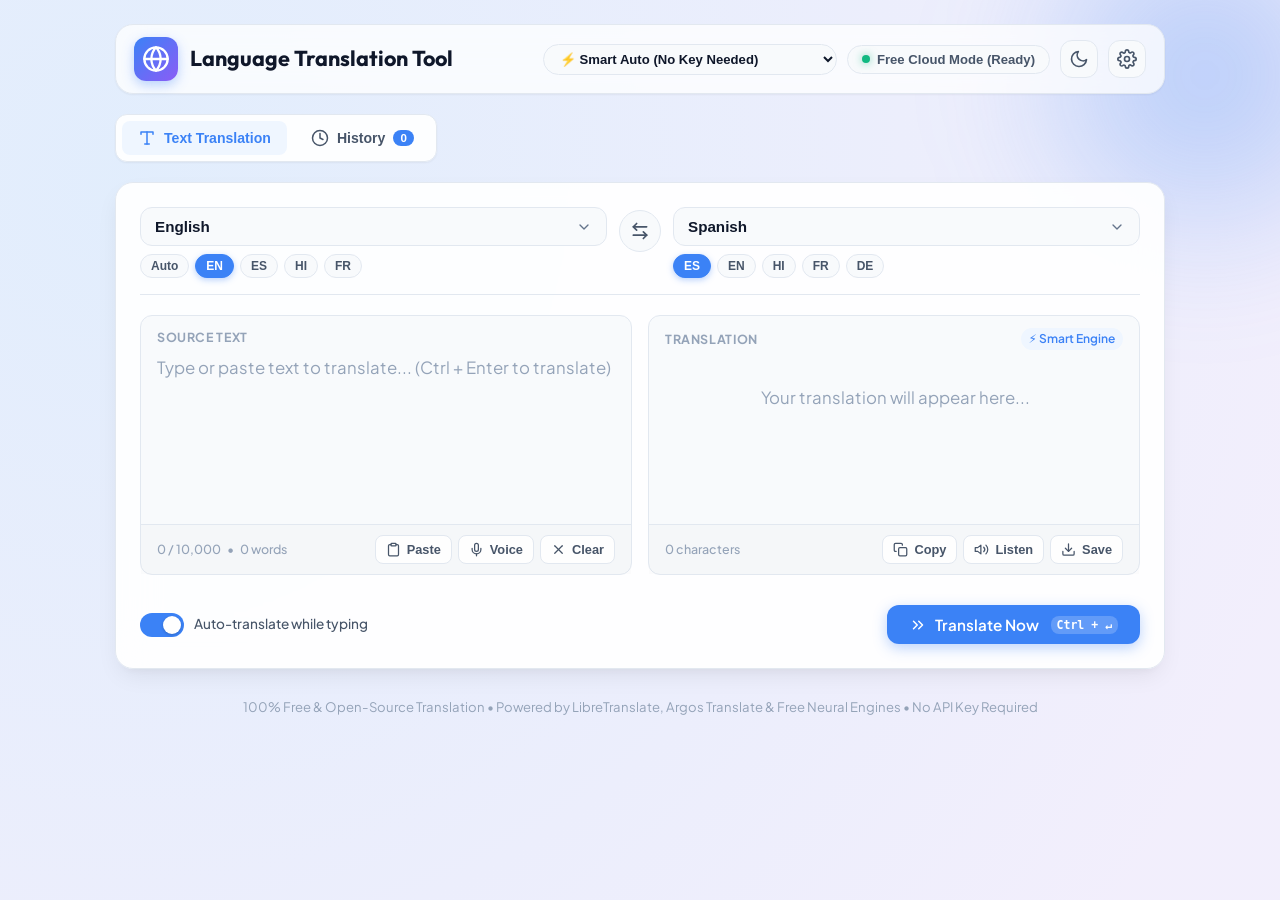
<file: index.html>
<!DOCTYPE html>
<html lang="en" data-theme="light">
<head>
    <meta charset="UTF-8">
    <meta name="viewport" content="width=device-width, initial-scale=1.0">
    <meta name="description" content="Modern Language Translation Tool powered by LibreTranslate & Free Open Neural Engines. No API key required.">
    <title>LibreTranslate Studio - Free Language Translation</title>
    <!-- Google Fonts -->
    <link rel="preconnect" href="https://fonts.googleapis.com">
    <link rel="preconnect" href="https://fonts.gstatic.com" crossorigin>
    <link href="https://fonts.googleapis.com/css2?family=Outfit:wght@400;500;600;700&family=Plus+Jakarta+Sans:wght@400;500;600;700&display=swap" rel="stylesheet">
    <link rel="stylesheet" href="style.css">
</head>
<body>
    <div class="app-background-glow"></div>

    <div class="app-container">
        <!-- Header -->
        <header class="app-header">
            <div class="brand-section">
                <div class="brand-icon">
                    <svg width="28" height="28" viewBox="0 0 24 24" fill="none" stroke="currentColor" stroke-width="2" stroke-linecap="round" stroke-linejoin="round">
                        <circle cx="12" cy="12" r="10"></circle>
                        <line x1="2" y1="12" x2="22" y2="12"></line>
                        <path d="M12 2a15.3 15.3 0 0 1 4 10 15.3 15.3 0 0 1-4 10 15.3 15.3 0 0 1-4-10 15.3 15.3 0 0 1 4-10z"></path>
                    </svg>
                </div>
                <div>
                    <h1 class="brand-title">Language Translation Tool</h1>
                    
                </div>
            </div>

            <div class="header-actions">
                <!-- Engine Selector -->
                <div class="engine-select-wrapper" title="Translation Engine (All work with No API Key)">
                    <select id="engineSelect" class="engine-select">
                        <option value="auto" selected>⚡ Smart Auto (No Key Needed)</option>
                        <option value="google_gtx">🚀 Google Free Engine (100+ Langs)</option>
                        <option value="libretranslate_public">🌐 LibreTranslate Free Mirror</option>
                        <option value="mymemory">🧠 MyMemory Free Engine</option>
                        <option value="libretranslate_local">💻 Local LibreTranslate (127.0.0.1:5000)</option>
                    </select>
                </div>

                <!-- Server Status Indicator -->
                <button id="serverStatusBtn" class="status-badge online" title="Click to view Engine & Server Settings" aria-label="Server status">
                    <span class="status-dot"></span>
                    <span id="serverStatusText">Ready (Free Mode)</span>
                </button>

                <!-- Theme Toggle Button -->
                <button id="themeToggleBtn" class="icon-btn" title="Toggle Dark/Light Mode" aria-label="Toggle theme">
                    <svg id="themeMoonIcon" class="icon" width="20" height="20" viewBox="0 0 24 24" fill="none" stroke="currentColor" stroke-width="2" stroke-linecap="round" stroke-linejoin="round">
                        <path d="M21 12.79A9 9 0 1 1 11.21 3 7 7 0 0 0 21 12.79z"></path>
                    </svg>
                    <svg id="themeSunIcon" class="icon hidden" width="20" height="20" viewBox="0 0 24 24" fill="none" stroke="currentColor" stroke-width="2" stroke-linecap="round" stroke-linejoin="round">
                        <circle cx="12" cy="12" r="5"></circle>
                        <line x1="12" y1="1" x2="12" y2="3"></line>
                        <line x1="12" y1="21" x2="12" y2="23"></line>
                        <line x1="4.22" y1="4.22" x2="5.64" y2="5.64"></line>
                        <line x1="18.36" y1="18.36" x2="19.78" y2="19.78"></line>
                        <line x1="1" y1="12" x2="3" y2="12"></line>
                        <line x1="21" y1="12" x2="23" y2="12"></line>
                        <line x1="4.22" y1="19.78" x2="5.64" y2="18.36"></line>
                        <line x1="18.36" y1="5.64" x2="19.78" y2="4.22"></line>
                    </svg>
                </button>

                <!-- Settings Button -->
                <button id="openSettingsBtn" class="icon-btn" title="Translation Settings & Endpoints" aria-label="Settings">
                    <svg width="20" height="20" viewBox="0 0 24 24" fill="none" stroke="currentColor" stroke-width="2" stroke-linecap="round" stroke-linejoin="round">
                        <circle cx="12" cy="12" r="3"></circle>
                        <path d="M19.4 15a1.65 1.65 0 0 0 .33 1.82l.06.06a2 2 0 0 1 0 2.83 2 2 0 0 1-2.83 0l-.06-.06a1.65 1.65 0 0 0-1.82-.33 1.65 1.65 0 0 0-1 1.51V21a2 2 0 0 1-2 2 2 2 0 0 1-2-2v-.09A1.65 1.65 0 0 0 9 19.4a1.65 1.65 0 0 0-1.82.33l-.06.06a2 2 0 0 1-2.83 0 2 2 0 0 1 0-2.83l.06-.06a1.65 1.65 0 0 0 .33-1.82 1.65 1.65 0 0 0-1.51-1H3a2 2 0 0 1-2-2 2 2 0 0 1 2-2h.09A1.65 1.65 0 0 0 4.6 9a1.65 1.65 0 0 0-.33-1.82l-.06-.06a2 2 0 0 1 0-2.83 2 2 0 0 1 2.83 0l.06.06a1.65 1.65 0 0 0 1.82.33H9a1.65 1.65 0 0 0 1-1.51V3a2 2 0 0 1 2-2 2 2 0 0 1 2 2v.09a1.65 1.65 0 0 0 1 1.51 1.65 1.65 0 0 0 1.82-.33l.06-.06a2 2 0 0 1 2.83 0 2 2 0 0 1 0 2.83l-.06.06a1.65 1.65 0 0 0-.33 1.82V9a1.65 1.65 0 0 0 1.51 1H21a2 2 0 0 1 2 2 2 2 0 0 1-2 2h-.09a1.65 1.65 0 0 0-1.51 1z"></path>
                    </svg>
                </button>
            </div>
        </header>

        <!-- Navigation Tabs -->
        <nav class="app-nav">
            <button class="nav-tab active" data-tab="textTab">
                <svg width="18" height="18" viewBox="0 0 24 24" fill="none" stroke="currentColor" stroke-width="2" stroke-linecap="round" stroke-linejoin="round">
                    <path d="M4 7V4h16v3"></path>
                    <path d="M9 20h6"></path>
                    <path d="M12 4v16"></path>
                </svg>
                <span>Text Translation</span>
            </button>
           
            <button class="nav-tab" data-tab="historyTab">
                <svg width="18" height="18" viewBox="0 0 24 24" fill="none" stroke="currentColor" stroke-width="2" stroke-linecap="round" stroke-linejoin="round">
                    <circle cx="12" cy="12" r="10"></circle>
                    <polyline points="12 6 12 12 16 14"></polyline>
                </svg>
                <span>History</span>
                <span id="historyCountBadge" class="badge">0</span>
            </button>
        </nav>

        <!-- MAIN TRANSLATION PANEL -->
        <main class="main-card">
            <!-- TAB 1: TEXT TRANSLATION -->
            <section id="textTab" class="tab-content active">
                <!-- Language Selector Bar -->
                <div class="language-toolbar">
                    <!-- Source Language Control -->
                    <div class="lang-selector-group">
                        <div class="lang-select-wrapper">
                            <label for="sourceLanguage" class="visually-hidden">Source Language</label>
                            <select id="sourceLanguage" class="lang-select">
                                <option value="auto">✨ Auto Detect</option>
                                <option value="en" selected>English</option>
                                <option value="es">Spanish</option>
                                <option value="fr">French</option>
                                <option value="de">German</option>
                                <option value="hi">Hindi</option>
                                <option value="zh">Chinese</option>
                                <option value="ja">Japanese</option>
                                <option value="ar">Arabic</option>
                                <option value="ru">Russian</option>
                                <option value="pt">Portuguese</option>
                                <option value="it">Italian</option>
                            </select>
                        </div>
                        <div class="quick-chips" id="sourceChips">
                            <button class="chip active" data-lang="auto">Auto</button>
                            <button class="chip" data-lang="en">EN</button>
                            <button class="chip" data-lang="es">ES</button>
                            <button class="chip" data-lang="hi">HI</button>
                            <button class="chip" data-lang="fr">FR</button>
                        </div>
                    </div>

                    <!-- Swap Button -->
                    <button id="swapButton" class="swap-btn" title="Swap languages (Ctrl+Shift+S)" aria-label="Swap source and target languages">
                        <svg width="20" height="20" viewBox="0 0 24 24" fill="none" stroke="currentColor" stroke-width="2" stroke-linecap="round" stroke-linejoin="round">
                            <path d="M8 3 4 7l4 4"></path>
                            <path d="M4 7h16"></path>
                            <path d="m16 21 4-4-4-4"></path>
                            <path d="M20 17H4"></path>
                        </svg>
                    </button>

                    <!-- Target Language Control -->
                    <div class="lang-selector-group">
                        <div class="lang-select-wrapper">
                            <label for="targetLanguage" class="visually-hidden">Target Language</label>
                            <select id="targetLanguage" class="lang-select">
                                <option value="es" selected>Spanish</option>
                                <option value="en">English</option>
                                <option value="fr">French</option>
                                <option value="de">German</option>
                                <option value="hi">Hindi</option>
                                <option value="zh">Chinese</option>
                                <option value="ja">Japanese</option>
                                <option value="ar">Arabic</option>
                                <option value="ru">Russian</option>
                                <option value="pt">Portuguese</option>
                                <option value="it">Italian</option>
                            </select>
                        </div>
                        <div class="quick-chips" id="targetChips">
                            <button class="chip active" data-lang="es">ES</button>
                            <button class="chip" data-lang="en">EN</button>
                            <button class="chip" data-lang="hi">HI</button>
                            <button class="chip" data-lang="fr">FR</button>
                            <button class="chip" data-lang="de">DE</button>
                        </div>
                    </div>
                </div>

                <!-- Translation Grid -->
                <div class="translation-grid">
                    <!-- Source Text Box -->
                    <div class="translation-card input-card">
                        <div class="card-header">
                            <span class="card-label">Source Text</span>
                            <div class="detected-lang-pill hidden" id="detectedPill">
                                <span class="detected-icon">✨</span>
                                <span id="detectedLangName">Detected: English</span>
                            </div>
                        </div>
                        <div class="textarea-container">
                            <textarea id="inputText" placeholder="Type or paste text to translate... (Ctrl + Enter to translate)" maxlength="10000"></textarea>
                        </div>
                        <div class="card-footer">
                            <div class="card-stats">
                                <span id="charCount">0 / 10,000</span>
                                <span class="stat-divider">•</span>
                                <span id="wordCount">0 words</span>
                            </div>
                            <div class="card-actions">
                                <button id="pasteBtn" class="action-btn" title="Paste from clipboard">
                                    <svg width="15" height="15" viewBox="0 0 24 24" fill="none" stroke="currentColor" stroke-width="2" stroke-linecap="round" stroke-linejoin="round">
                                        <path d="M16 4h2a2 2 0 0 1 2 2v14a2 2 0 0 1-2 2H6a2 2 0 0 1-2-2V6a2 2 0 0 1 2-2h2"></path>
                                        <rect x="8" y="2" width="8" height="4" rx="1" ry="1"></rect>
                                    </svg>
                                    <span>Paste</span>
                                </button>
                                <button id="voiceInputBtn" class="action-btn" title="Speech to text input">
                                    <svg width="15" height="15" viewBox="0 0 24 24" fill="none" stroke="currentColor" stroke-width="2" stroke-linecap="round" stroke-linejoin="round">
                                        <path d="M12 2a3 3 0 0 0-3 3v7a3 3 0 0 0 6 0V5a3 3 0 0 0-3-3Z"></path>
                                        <path d="M19 10v2a7 7 0 0 1-14 0v-2"></path>
                                        <line x1="12" y1="19" x2="12" y2="22"></line>
                                    </svg>
                                    <span>Voice</span>
                                </button>
                                <button id="clearInputBtn" class="action-btn" title="Clear text">
                                    <svg width="15" height="15" viewBox="0 0 24 24" fill="none" stroke="currentColor" stroke-width="2" stroke-linecap="round" stroke-linejoin="round">
                                        <line x1="18" y1="6" x2="6" y2="18"></line>
                                        <line x1="6" y1="6" x2="18" y2="18"></line>
                                    </svg>
                                    <span>Clear</span>
                                </button>
                            </div>
                        </div>
                    </div>

                    <!-- Target Text Box -->
                    <div class="translation-card output-card">
                        <div class="card-header">
                            <span class="card-label">Translation</span>
                            <div class="active-engine-badge" id="activeEngineBadge">
                                <span>⚡ Smart Engine</span>
                            </div>
                            <div class="loading-indicator hidden" id="translationSpinner">
                                <span class="spinner-ring"></span>
                                <span>Translating...</span>
                            </div>
                        </div>
                        <div class="textarea-container">
                            <div id="translatedText" class="result-display" tabindex="0" role="region" aria-label="Translation output">
                                <span class="placeholder-text">Your translation will appear here...</span>
                            </div>
                        </div>

                        <!-- Alternative Translations Container -->
                        <div id="alternativesContainer" class="alternatives-box hidden">
                            <span class="alternatives-title">Alternative translations:</span>
                            <div id="alternativesList" class="alternatives-chips"></div>
                        </div>

                        <div class="card-footer">
                            <div class="card-stats">
                                <span id="outputCharCount">0 characters</span>
                            </div>
                            <div class="card-actions">
                                <button id="copyButton" class="action-btn" title="Copy translation to clipboard">
                                    <svg width="15" height="15" viewBox="0 0 24 24" fill="none" stroke="currentColor" stroke-width="2" stroke-linecap="round" stroke-linejoin="round">
                                        <rect x="9" y="9" width="13" height="13" rx="2" ry="2"></rect>
                                        <path d="M5 15H4a2 2 0 0 1-2-2V4a2 2 0 0 1 2-2h9a2 2 0 0 1 2 2v1"></path>
                                    </svg>
                                    <span id="copyBtnText">Copy</span>
                                </button>
                                <button id="speakButton" class="action-btn" title="Listen to translation">
                                    <svg width="15" height="15" viewBox="0 0 24 24" fill="none" stroke="currentColor" stroke-width="2" stroke-linecap="round" stroke-linejoin="round">
                                        <polygon points="11 5 6 9 2 9 2 15 6 15 11 19 11 5"></polygon>
                                        <path d="M19.07 4.93a10 10 0 0 1 0 14.14M15.54 8.46a5 5 0 0 1 0 7.07"></path>
                                    </svg>
                                    <span>Listen</span>
                                </button>
                                <button id="downloadTextBtn" class="action-btn" title="Download translation as text file">
                                    <svg width="15" height="15" viewBox="0 0 24 24" fill="none" stroke="currentColor" stroke-width="2" stroke-linecap="round" stroke-linejoin="round">
                                        <path d="M21 15v4a2 2 0 0 1-2 2H5a2 2 0 0 1-2-2v-4"></path>
                                        <polyline points="7 10 12 15 17 10"></polyline>
                                        <line x1="12" y1="15" x2="12" y2="3"></line>
                                    </svg>
                                    <span>Save</span>
                                </button>
                            </div>
                        </div>
                    </div>
                </div>

                <!-- Bottom Controls Toolbar -->
                <div class="bottom-toolbar">
                    <div class="auto-translate-toggle">
                        <label class="toggle-switch">
                            <input type="checkbox" id="autoTranslateToggle" checked>
                            <span class="toggle-slider"></span>
                        </label>
                        <span class="toggle-label">Auto-translate while typing</span>
                    </div>

                    <div class="action-submit-group">
                        <button id="translateButton" class="primary-btn">
                            <svg width="18" height="18" viewBox="0 0 24 24" fill="none" stroke="currentColor" stroke-width="2" stroke-linecap="round" stroke-linejoin="round">
                                <polyline points="13 17 18 12 13 7"></polyline>
                                <polyline points="6 17 11 12 6 7"></polyline>
                            </svg>
                            <span>Translate Now</span>
                            <kbd class="shortcut-badge">Ctrl + ↵</kbd>
                        </button>
                    </div>
                </div>

                <!-- Status Banner -->
                <div id="statusMessage" class="status-banner hidden"></div>
            </section>

            <!-- TAB 2: DOCUMENT / FILE TRANSLATION -->
            <section id="fileTab" class="tab-content">
                <div class="file-translate-section">
                    <div class="file-drop-zone" id="fileDropZone">
                        <div class="drop-icon">
                            <svg width="48" height="48" viewBox="0 0 24 24" fill="none" stroke="currentColor" stroke-width="1.5" stroke-linecap="round" stroke-linejoin="round">
                                <path d="M21 15v4a2 2 0 0 1-2 2H5a2 2 0 0 1-2-2v-4"></path>
                                <polyline points="17 8 12 3 7 8"></polyline>
                                <line x1="12" y1="3" x2="12" y2="15"></line>
                            </svg>
                        </div>
                        <h3>Upload document to translate</h3>
                        <p>Drag and drop your file here, or click to browse (100% Free)</p>
                        <span class="file-types-hint">Supported formats: .txt, .md, .html, .csv, .json, .docx, .odt</span>
                        <input type="file" id="fileInput" class="visually-hidden" accept=".txt,.md,.html,.csv,.json,.docx,.odt,.pptx,.pdf">
                    </div>

                    <div id="fileDetailsCard" class="file-details-card hidden">
                        <div class="file-info-row">
                            <div class="file-icon">📄</div>
                            <div class="file-meta">
                                <strong id="fileName">document.txt</strong>
                                <span id="fileSize">0 KB</span>
                            </div>
                            <button id="removeFileBtn" class="icon-btn small" title="Remove file">✕</button>
                        </div>

                        <div class="file-translate-actions">
                            <button id="translateFileBtn" class="primary-btn">
                                <span>Translate Document</span>
                            </button>
                            <button id="downloadFileBtn" class="secondary-btn hidden">
                                <svg width="16" height="16" viewBox="0 0 24 24" fill="none" stroke="currentColor" stroke-width="2" stroke-linecap="round" stroke-linejoin="round">
                                    <path d="M21 15v4a2 2 0 0 1-2 2H5a2 2 0 0 1-2-2v-4"></path>
                                    <polyline points="7 10 12 15 17 10"></polyline>
                                    <line x1="12" y1="15" x2="12" y2="3"></line>
                                </svg>
                                <span>Download Translated File</span>
                            </button>
                        </div>
                    </div>
                </div>
            </section>

            <!-- TAB 3: HISTORY -->
            <section id="historyTab" class="tab-content">
                <div class="history-section">
                    <div class="history-header">
                        <h3>Recent Translations</h3>
                        <div class="history-actions">
                            <input type="text" id="historySearch" placeholder="Search history..." class="search-input">
                            <button id="clearHistoryBtn" class="action-btn danger">
                                <svg width="15" height="15" viewBox="0 0 24 24" fill="none" stroke="currentColor" stroke-width="2" stroke-linecap="round" stroke-linejoin="round">
                                    <polyline points="3 6 5 6 21 6"></polyline>
                                    <path d="M19 6v14a2 2 0 0 1-2 2H7a2 2 0 0 1-2-2V6m3 0V4a2 2 0 0 1 2-2h4a2 2 0 0 1 2 2v2"></path>
                                </svg>
                                <span>Clear All</span>
                            </button>
                        </div>
                    </div>
                    <div id="historyList" class="history-list">
                        <div class="empty-state">
                            <p>No translation history yet. Your translations will be saved here automatically.</p>
                        </div>
                    </div>
                </div>
            </section>
        </main>

        <!-- Footer -->
        <footer class="app-footer">
            <p>100% Free & Open-Source Translation • Powered by LibreTranslate, Argos Translate & Free Neural Engines • No API Key Required</p>
        </footer>
    </div>

    <!-- SETTINGS MODAL -->
    <div id="settingsModal" class="modal-backdrop hidden">
        <div class="modal-card" role="dialog" aria-labelledby="modalTitle" aria-modal="true">
            <div class="modal-header">
                <h2 id="modalTitle">Translation Engines & Settings</h2>
                <button id="closeSettingsBtn" class="icon-btn" aria-label="Close modal">✕</button>
            </div>
            <div class="modal-body">
                <div class="info-callout">
                    <strong>💡 Zero API Key Required</strong>
                    <p>This tool translates for free using smart automatic engine cascading (Google Free Engine, Public LibreTranslate Mirrors, and Local Offline Server).</p>
                </div>

                <div class="form-group">
                    <label for="serverUrlInput">LibreTranslate Server URL</label>
                    <input type="url" id="serverUrlInput" placeholder="http://127.0.0.1:5000" value="http://127.0.0.1:5000">
                    <small class="form-hint">Local address: <code>http://127.0.0.1:5000</code>. If offline, the app automatically translates using free cloud mirrors.</small>
                </div>

                <div class="server-presets">
                    <span class="preset-label">Quick Server Presets:</span>
                    <div class="preset-chips">
                        <button class="preset-btn" data-url="http://127.0.0.1:5000">Local (127.0.0.1:5000)</button>
                        <button class="preset-btn" data-url="https://translate.terraprint.co">Terraprint Mirror (Free)</button>
                        <button class="preset-btn" data-url="https://translate.argosopentech.com">Argos OpenTech (Free)</button>
                        <button class="preset-btn" data-url="https://libretranslate.de">LibreTranslate.de</button>
                    </div>
                </div>

                <div class="form-group">
                    <label for="apiKeyInput">API Key (Optional)</label>
                    <input type="password" id="apiKeyInput" placeholder="Not required for free usage">
                    <small class="form-hint">Leave blank for free usage.</small>
                </div>

                <div class="server-test-box">
                    <button id="testConnectionBtn" class="secondary-btn">
                        <span>Test Server Connection</span>
                    </button>
                    <span id="testConnectionResult" class="test-result-text"></span>
                </div>
            </div>
            <div class="modal-footer">
                <button id="resetSettingsBtn" class="action-btn">Reset Defaults</button>
                <button id="saveSettingsBtn" class="primary-btn">Save Changes</button>
            </div>
        </div>
    </div>

    <!-- Toast Notification Container -->
    <div id="toastContainer" class="toast-container" aria-live="polite"></div>

    <script src="script.js"></script>
</body>
</html>
</file>
<file: style.css>
/* ==========================================================================
   LibreTranslate Studio - Modern UI Design System & Stylesheet
   ========================================================================== */

:root {
    /* Color Tokens - Light Theme */
    --font-primary: 'Plus Jakarta Sans', system-ui, -apple-system, sans-serif;
    --font-heading: 'Outfit', system-ui, -apple-system, sans-serif;

    --bg-app: #f1f5f9;
    --bg-gradient: radial-gradient(circle at 10% 20%, rgba(219, 234, 254, 0.7) 0%, rgba(243, 232, 255, 0.5) 90%);
    --surface-card: rgba(255, 255, 255, 0.92);
    --surface-card-subtle: #f8fafc;
    --surface-hover: #f1f5f9;
    --surface-active: #e2e8f0;
    --surface-glass: rgba(255, 255, 255, 0.75);

    --border-main: #e2e8f0;
    --border-hover: #cbd5e1;
    --border-focus: #3b82f6;

    --text-primary: #0f172a;
    --text-secondary: #475569;
    --text-muted: #94a3b8;
    --text-inverse: #ffffff;

    --primary: #3b82f6;
    --primary-hover: #2563eb;
    --primary-subtle: #eff6ff;
    --primary-glow: rgba(59, 130, 246, 0.35);

    --success: #10b981;
    --success-bg: #ecfdf5;
    --warning: #f59e0b;
    --warning-bg: #fffbeb;
    --danger: #ef4444;
    --danger-bg: #fef2f2;

    --shadow-sm: 0 1px 2px 0 rgba(0, 0, 0, 0.05);
    --shadow-md: 0 4px 6px -1px rgba(0, 0, 0, 0.08), 0 2px 4px -2px rgba(0, 0, 0, 0.05);
    --shadow-lg: 0 10px 25px -5px rgba(0, 0, 0, 0.08), 0 8px 10px -6px rgba(0, 0, 0, 0.04);
    --shadow-glow: 0 0 20px rgba(59, 130, 246, 0.15);

    --radius-sm: 8px;
    --radius-md: 12px;
    --radius-lg: 18px;
    --radius-full: 9999px;

    --transition: all 0.2s cubic-bezier(0.16, 1, 0.3, 1);
}

[data-theme="dark"] {
    --bg-app: #090d16;
    --bg-gradient: radial-gradient(circle at 10% 20%, rgba(30, 41, 59, 0.6) 0%, rgba(15, 23, 42, 0.95) 90%);
    --surface-card: rgba(15, 23, 42, 0.88);
    --surface-card-subtle: #1e293b;
    --surface-hover: #334155;
    --surface-active: #475569;
    --surface-glass: rgba(15, 23, 42, 0.75);

    --border-main: #334155;
    --border-hover: #475569;
    --border-focus: #60a5fa;

    --text-primary: #f8fafc;
    --text-secondary: #94a3b8;
    --text-muted: #64748b;
    --text-inverse: #090d16;

    --primary: #3b82f6;
    --primary-hover: #60a5fa;
    --primary-subtle: rgba(59, 130, 246, 0.15);
    --primary-glow: rgba(96, 165, 250, 0.35);

    --shadow-sm: 0 1px 3px 0 rgba(0, 0, 0, 0.3);
    --shadow-md: 0 4px 6px -1px rgba(0, 0, 0, 0.4), 0 2px 4px -2px rgba(0, 0, 0, 0.3);
    --shadow-lg: 0 10px 25px -5px rgba(0, 0, 0, 0.6), 0 8px 10px -6px rgba(0, 0, 0, 0.4);
    --shadow-glow: 0 0 25px rgba(59, 130, 246, 0.25);
}

/* Base Resets */
*, *::before, *::after {
    margin: 0;
    padding: 0;
    box-sizing: border-box;
}

body {
    font-family: var(--font-primary);
    background-color: var(--bg-app);
    background-image: var(--bg-gradient);
    color: var(--text-primary);
    min-height: 100vh;
    line-height: 1.5;
    display: flex;
    flex-direction: column;
    align-items: center;
    padding: 24px 16px;
    position: relative;
    overflow-x: hidden;
    transition: background-color 0.3s ease, color 0.3s ease;
}

.app-background-glow {
    position: fixed;
    top: -150px;
    right: -150px;
    width: 450px;
    height: 450px;
    background: radial-gradient(circle, var(--primary-glow) 0%, rgba(255, 255, 255, 0) 70%);
    pointer-events: none;
    z-index: 0;
    filter: blur(50px);
}

.app-container {
    width: 100%;
    max-width: 1050px;
    position: relative;
    z-index: 1;
    display: flex;
    flex-direction: column;
    gap: 20px;
}

/* Header */
.app-header {
    display: flex;
    justify-content: space-between;
    align-items: center;
    padding: 12px 18px;
    background: var(--surface-glass);
    backdrop-filter: blur(16px);
    border: 1px solid var(--border-main);
    border-radius: var(--radius-lg);
    box-shadow: var(--shadow-sm);
    flex-wrap: wrap;
    gap: 12px;
}

.brand-section {
    display: flex;
    align-items: center;
    gap: 12px;
}

.brand-icon {
    width: 44px;
    height: 44px;
    background: linear-gradient(135deg, #3b82f6 0%, #8b5cf6 100%);
    color: white;
    display: flex;
    align-items: center;
    justify-content: center;
    border-radius: var(--radius-md);
    box-shadow: 0 4px 12px var(--primary-glow);
}

.brand-title {
    font-family: var(--font-heading);
    font-size: 1.35rem;
    font-weight: 700;
    color: var(--text-primary);
    line-height: 1.2;
}

.brand-subtitle {
    font-size: 0.8rem;
    color: var(--primary);
    font-weight: 600;
}

.header-actions {
    display: flex;
    align-items: center;
    gap: 10px;
    flex-wrap: wrap;
}

/* Engine Selector Dropdown */
.engine-select-wrapper {
    position: relative;
}

.engine-select {
    padding: 6px 12px;
    background: var(--surface-card-subtle);
    border: 1px solid var(--border-main);
    border-radius: var(--radius-full);
    font-size: 0.82rem;
    font-weight: 600;
    color: var(--text-primary);
    cursor: pointer;
    outline: none;
    transition: var(--transition);
}

.engine-select:focus, .engine-select:hover {
    border-color: var(--primary);
    box-shadow: 0 0 0 2px var(--primary-glow);
}

/* Status Badge */
.status-badge {
    display: inline-flex;
    align-items: center;
    gap: 7px;
    padding: 6px 14px;
    background: var(--surface-card-subtle);
    border: 1px solid var(--border-main);
    border-radius: var(--radius-full);
    font-size: 0.82rem;
    font-weight: 600;
    color: var(--text-secondary);
    cursor: pointer;
    transition: var(--transition);
}

.status-badge:hover {
    background: var(--surface-hover);
    border-color: var(--border-hover);
}

.status-dot {
    width: 8px;
    height: 8px;
    border-radius: 50%;
    background-color: var(--text-muted);
}

.status-badge.online .status-dot {
    background-color: var(--success);
    box-shadow: 0 0 8px rgba(16, 185, 129, 0.6);
}

.status-badge.checking .status-dot {
    background-color: var(--warning);
    animation: pulse 1.5s infinite;
}

.status-badge.offline .status-dot {
    background-color: var(--danger);
    box-shadow: 0 0 8px rgba(239, 68, 68, 0.6);
}

@keyframes pulse {
    0%, 100% { opacity: 1; transform: scale(1); }
    50% { opacity: 0.4; transform: scale(1.2); }
}

/* Icon Buttons */
.icon-btn {
    width: 38px;
    height: 38px;
    border: 1px solid var(--border-main);
    background: var(--surface-card-subtle);
    color: var(--text-secondary);
    border-radius: var(--radius-md);
    display: flex;
    align-items: center;
    justify-content: center;
    cursor: pointer;
    transition: var(--transition);
}

.icon-btn:hover {
    background: var(--surface-hover);
    color: var(--text-primary);
    border-color: var(--border-hover);
    transform: translateY(-1px);
}

.icon-btn.small {
    width: 28px;
    height: 28px;
    border-radius: var(--radius-sm);
}

/* Navigation Tabs */
.app-nav {
    display: flex;
    gap: 8px;
    background: var(--surface-card);
    padding: 6px;
    border-radius: var(--radius-md);
    border: 1px solid var(--border-main);
    box-shadow: var(--shadow-sm);
    width: fit-content;
}

.nav-tab {
    display: inline-flex;
    align-items: center;
    gap: 8px;
    padding: 8px 16px;
    border: none;
    background: transparent;
    color: var(--text-secondary);
    font-size: 0.88rem;
    font-weight: 600;
    border-radius: var(--radius-sm);
    cursor: pointer;
    transition: var(--transition);
}

.nav-tab:hover {
    color: var(--text-primary);
    background: var(--surface-hover);
}

.nav-tab.active {
    background: var(--primary-subtle);
    color: var(--primary);
    font-weight: 700;
}

.badge {
    padding: 2px 7px;
    font-size: 0.72rem;
    background: var(--primary);
    color: white;
    border-radius: var(--radius-full);
}

/* Main Translation Card */
.main-card {
    background: var(--surface-card);
    backdrop-filter: blur(20px);
    border: 1px solid var(--border-main);
    border-radius: var(--radius-lg);
    box-shadow: var(--shadow-lg);
    padding: 24px;
    position: relative;
    min-height: 480px;
}

.tab-content {
    display: none;
}

.tab-content.active {
    display: block;
    animation: fadeIn 0.25s ease;
}

@keyframes fadeIn {
    from { opacity: 0; transform: translateY(4px); }
    to { opacity: 1; transform: translateY(0); }
}

/* Language Selection Toolbar */
.language-toolbar {
    display: flex;
    align-items: center;
    justify-content: space-between;
    gap: 12px;
    margin-bottom: 20px;
    padding-bottom: 16px;
    border-bottom: 1px solid var(--border-main);
}

.lang-selector-group {
    flex: 1;
    display: flex;
    flex-direction: column;
    gap: 8px;
}

.lang-select-wrapper {
    position: relative;
}

.lang-select {
    width: 100%;
    padding: 10px 14px;
    background: var(--surface-card-subtle);
    border: 1px solid var(--border-main);
    border-radius: var(--radius-md);
    color: var(--text-primary);
    font-size: 0.95rem;
    font-weight: 600;
    cursor: pointer;
    outline: none;
    transition: var(--transition);
    appearance: none;
    background-image: url("data:image/svg+xml;charset=UTF-8,%3csvg xmlns='http://www.w3.org/2000/svg' viewBox='0 0 24 24' fill='none' stroke='%2364748b' stroke-width='2' stroke-linecap='round' stroke-linejoin='round'%3e%3cpolyline points='6 9 12 15 18 9'%3e%3c/polyline%3e%3c/svg%3e");
    background-repeat: no-repeat;
    background-position: right 14px center;
    background-size: 16px;
}

.lang-select:focus {
    border-color: var(--border-focus);
    box-shadow: 0 0 0 3px var(--primary-glow);
}

.quick-chips {
    display: flex;
    gap: 6px;
    flex-wrap: wrap;
}

.chip {
    padding: 4px 10px;
    font-size: 0.75rem;
    font-weight: 600;
    border-radius: var(--radius-full);
    border: 1px solid var(--border-main);
    background: var(--surface-card-subtle);
    color: var(--text-secondary);
    cursor: pointer;
    transition: var(--transition);
}

.chip:hover {
    background: var(--surface-hover);
    color: var(--text-primary);
    border-color: var(--border-hover);
}

.chip.active {
    background: var(--primary);
    color: white;
    border-color: var(--primary);
    box-shadow: 0 2px 6px var(--primary-glow);
}

.swap-btn {
    width: 42px;
    height: 42px;
    border-radius: var(--radius-full);
    border: 1px solid var(--border-main);
    background: var(--surface-card-subtle);
    color: var(--text-secondary);
    display: flex;
    align-items: center;
    justify-content: center;
    cursor: pointer;
    transition: transform 0.3s cubic-bezier(0.34, 1.56, 0.64, 1), background-color 0.2s;
    flex-shrink: 0;
    margin-top: -24px;
}

.swap-btn:hover {
    background: var(--surface-hover);
    color: var(--primary);
    border-color: var(--primary);
    transform: rotate(180deg) scale(1.05);
}

/* Translation Dual Grid */
.translation-grid {
    display: grid;
    grid-template-columns: 1fr 1fr;
    gap: 16px;
    margin-bottom: 20px;
}

.translation-card {
    background: var(--surface-card-subtle);
    border: 1px solid var(--border-main);
    border-radius: var(--radius-md);
    display: flex;
    flex-direction: column;
    min-height: 260px;
    transition: var(--transition);
}

.translation-card:focus-within {
    border-color: var(--border-focus);
    box-shadow: 0 0 0 3px var(--primary-glow);
}

.card-header {
    display: flex;
    justify-content: space-between;
    align-items: center;
    padding: 12px 16px 8px;
    gap: 8px;
}

.card-label {
    font-size: 0.78rem;
    font-weight: 700;
    text-transform: uppercase;
    letter-spacing: 0.05em;
    color: var(--text-muted);
}

.active-engine-badge {
    font-size: 0.75rem;
    font-weight: 600;
    color: var(--primary);
    background: var(--primary-subtle);
    padding: 2px 8px;
    border-radius: var(--radius-full);
}

.detected-lang-pill {
    display: inline-flex;
    align-items: center;
    gap: 4px;
    font-size: 0.75rem;
    padding: 2px 8px;
    background: var(--primary-subtle);
    color: var(--primary);
    border-radius: var(--radius-full);
    font-weight: 600;
}

.loading-indicator {
    display: inline-flex;
    align-items: center;
    gap: 6px;
    font-size: 0.75rem;
    color: var(--primary);
    font-weight: 600;
}

.spinner-ring {
    width: 12px;
    height: 12px;
    border: 2px solid var(--primary-glow);
    border-top: 2px solid var(--primary);
    border-radius: 50%;
    animation: spin 0.8s linear infinite;
}

@keyframes spin {
    0% { transform: rotate(0deg); }
    100% { transform: rotate(360deg); }
}

.textarea-container {
    flex: 1;
    padding: 0 16px;
    display: flex;
}

textarea#inputText {
    width: 100%;
    min-height: 160px;
    border: none;
    background: transparent;
    color: var(--text-primary);
    font-family: var(--font-primary);
    font-size: 1.05rem;
    line-height: 1.6;
    resize: none;
    outline: none;
}

textarea#inputText::placeholder {
    color: var(--text-muted);
}

.result-display {
    width: 100%;
    min-height: 160px;
    color: var(--text-primary);
    font-size: 1.05rem;
    line-height: 1.6;
    white-space: pre-wrap;
    word-break: break-word;
    user-select: text;
    outline: none;
}

.placeholder-text {
    color: var(--text-muted);
}

/* Alternatives Box */
.alternatives-box {
    margin: 8px 16px;
    padding: 10px 12px;
    background: var(--surface-card);
    border: 1px dashed var(--border-main);
    border-radius: var(--radius-sm);
    display: flex;
    flex-direction: column;
    gap: 6px;
}

.alternatives-title {
    font-size: 0.75rem;
    color: var(--text-muted);
    font-weight: 600;
}

.alternatives-chips {
    display: flex;
    flex-wrap: wrap;
    gap: 6px;
}

.alt-chip {
    padding: 4px 10px;
    font-size: 0.82rem;
    background: var(--surface-card-subtle);
    border: 1px solid var(--border-main);
    border-radius: var(--radius-sm);
    color: var(--text-primary);
    cursor: pointer;
    transition: var(--transition);
}

.alt-chip:hover {
    background: var(--primary-subtle);
    border-color: var(--primary);
    color: var(--primary);
}

/* Card Footer & Action Buttons */
.card-footer {
    display: flex;
    justify-content: space-between;
    align-items: center;
    padding: 10px 16px;
    border-top: 1px solid var(--border-main);
    background: rgba(0, 0, 0, 0.01);
}

.card-stats {
    font-size: 0.78rem;
    color: var(--text-muted);
    font-weight: 500;
    display: flex;
    align-items: center;
    gap: 6px;
}

.card-actions {
    display: flex;
    gap: 6px;
}

.action-btn {
    display: inline-flex;
    align-items: center;
    gap: 6px;
    padding: 6px 10px;
    font-size: 0.8rem;
    font-weight: 600;
    border-radius: var(--radius-sm);
    border: 1px solid var(--border-main);
    background: var(--surface-card);
    color: var(--text-secondary);
    cursor: pointer;
    transition: var(--transition);
}

.action-btn:hover {
    background: var(--surface-hover);
    color: var(--text-primary);
    border-color: var(--border-hover);
}

.action-btn.active {
    background: var(--danger-bg);
    color: var(--danger);
    border-color: var(--danger);
}

.action-btn.danger:hover {
    background: var(--danger-bg);
    color: var(--danger);
    border-color: var(--danger);
}

/* Bottom Controls Toolbar */
.bottom-toolbar {
    display: flex;
    justify-content: space-between;
    align-items: center;
    padding-top: 10px;
}

.auto-translate-toggle {
    display: flex;
    align-items: center;
    gap: 10px;
}

.toggle-switch {
    position: relative;
    display: inline-block;
    width: 44px;
    height: 24px;
}

.toggle-switch input {
    opacity: 0;
    width: 0;
    height: 0;
}

.toggle-slider {
    position: absolute;
    cursor: pointer;
    top: 0;
    left: 0;
    right: 0;
    bottom: 0;
    background-color: var(--border-main);
    border-radius: var(--radius-full);
    transition: 0.3s;
}

.toggle-slider::before {
    position: absolute;
    content: "";
    height: 18px;
    width: 18px;
    left: 3px;
    bottom: 3px;
    background-color: white;
    border-radius: 50%;
    transition: 0.3s;
    box-shadow: 0 1px 3px rgba(0,0,0,0.2);
}

.toggle-switch input:checked + .toggle-slider {
    background-color: var(--primary);
}

.toggle-switch input:checked + .toggle-slider::before {
    transform: translateX(20px);
}

.toggle-label {
    font-size: 0.85rem;
    font-weight: 500;
    color: var(--text-secondary);
}

.action-submit-group {
    display: flex;
    gap: 10px;
}

/* Primary Button */
.primary-btn {
    display: inline-flex;
    align-items: center;
    gap: 8px;
    padding: 10px 22px;
    background: var(--primary);
    color: white;
    font-family: var(--font-primary);
    font-size: 0.95rem;
    font-weight: 600;
    border: none;
    border-radius: var(--radius-md);
    cursor: pointer;
    box-shadow: 0 4px 14px var(--primary-glow);
    transition: var(--transition);
}

.primary-btn:hover {
    background: var(--primary-hover);
    transform: translateY(-1px);
    box-shadow: 0 6px 18px var(--primary-glow);
}

.primary-btn:active {
    transform: translateY(0);
}

.primary-btn:disabled {
    opacity: 0.6;
    cursor: not-allowed;
    transform: none;
}

.secondary-btn {
    display: inline-flex;
    align-items: center;
    gap: 8px;
    padding: 10px 18px;
    background: var(--surface-card-subtle);
    color: var(--text-primary);
    border: 1px solid var(--border-main);
    border-radius: var(--radius-md);
    font-size: 0.9rem;
    font-weight: 600;
    cursor: pointer;
    transition: var(--transition);
}

.secondary-btn:hover {
    background: var(--surface-hover);
    border-color: var(--border-hover);
}

.shortcut-badge {
    padding: 2px 6px;
    font-size: 0.72rem;
    background: rgba(255, 255, 255, 0.2);
    border-radius: var(--radius-sm);
    margin-left: 4px;
}

/* Status Banner */
.status-banner {
    margin-top: 14px;
    padding: 10px 16px;
    border-radius: var(--radius-md);
    font-size: 0.85rem;
    font-weight: 500;
    animation: fadeIn 0.2s ease;
}

.status-banner.error {
    background: var(--danger-bg);
    color: var(--danger);
    border: 1px solid rgba(239, 68, 68, 0.3);
}

.status-banner.success {
    background: var(--success-bg);
    color: var(--success);
    border: 1px solid rgba(16, 185, 129, 0.3);
}

/* File Translation Tab */
.file-drop-zone {
    border: 2px dashed var(--border-main);
    border-radius: var(--radius-lg);
    padding: 48px 24px;
    text-align: center;
    background: var(--surface-card-subtle);
    cursor: pointer;
    transition: var(--transition);
}

.file-drop-zone:hover, .file-drop-zone.dragover {
    border-color: var(--primary);
    background: var(--primary-subtle);
}

.drop-icon {
    color: var(--primary);
    margin-bottom: 12px;
}

.file-drop-zone h3 {
    font-family: var(--font-heading);
    font-size: 1.15rem;
    margin-bottom: 6px;
    color: var(--text-primary);
}

.file-drop-zone p {
    font-size: 0.9rem;
    color: var(--text-secondary);
    margin-bottom: 12px;
}

.file-types-hint {
    font-size: 0.78rem;
    color: var(--text-muted);
}

.file-details-card {
    margin-top: 20px;
    background: var(--surface-card-subtle);
    border: 1px solid var(--border-main);
    border-radius: var(--radius-md);
    padding: 16px;
    display: flex;
    flex-direction: column;
    gap: 16px;
}

.file-info-row {
    display: flex;
    align-items: center;
    gap: 12px;
}

.file-icon {
    font-size: 1.8rem;
}

.file-meta {
    flex: 1;
    display: flex;
    flex-direction: column;
}

.file-meta strong {
    font-size: 0.95rem;
    color: var(--text-primary);
}

.file-meta span {
    font-size: 0.8rem;
    color: var(--text-muted);
}

.file-translate-actions {
    display: flex;
    gap: 10px;
}

/* History Tab */
.history-section {
    display: flex;
    flex-direction: column;
    gap: 16px;
}

.history-header {
    display: flex;
    justify-content: space-between;
    align-items: center;
    gap: 12px;
    flex-wrap: wrap;
}

.history-header h3 {
    font-family: var(--font-heading);
    font-size: 1.15rem;
}

.history-actions {
    display: flex;
    gap: 10px;
    align-items: center;
}

.search-input {
    padding: 6px 12px;
    border: 1px solid var(--border-main);
    border-radius: var(--radius-md);
    background: var(--surface-card-subtle);
    color: var(--text-primary);
    font-size: 0.85rem;
    outline: none;
}

.search-input:focus {
    border-color: var(--border-focus);
}

.history-list {
    display: flex;
    flex-direction: column;
    gap: 10px;
    max-height: 480px;
    overflow-y: auto;
    padding-right: 4px;
}

.history-item {
    background: var(--surface-card-subtle);
    border: 1px solid var(--border-main);
    border-radius: var(--radius-md);
    padding: 14px;
    display: flex;
    flex-direction: column;
    gap: 8px;
    transition: var(--transition);
}

.history-item:hover {
    border-color: var(--border-hover);
    box-shadow: var(--shadow-sm);
}

.history-item-top {
    display: flex;
    justify-content: space-between;
    align-items: center;
    font-size: 0.78rem;
    color: var(--text-muted);
}

.history-item-lang {
    font-weight: 700;
    color: var(--primary);
}

.history-item-content {
    display: grid;
    grid-template-columns: 1fr 1fr;
    gap: 12px;
    font-size: 0.9rem;
}

.history-orig {
    color: var(--text-secondary);
}

.history-trans {
    color: var(--text-primary);
    font-weight: 500;
}

.history-item-actions {
    display: flex;
    justify-content: flex-end;
    gap: 6px;
}

.empty-state {
    padding: 40px;
    text-align: center;
    color: var(--text-muted);
    font-size: 0.95rem;
}

/* Modals */
.modal-backdrop {
    position: fixed;
    inset: 0;
    background: rgba(0, 0, 0, 0.55);
    backdrop-filter: blur(4px);
    display: flex;
    align-items: center;
    justify-content: center;
    z-index: 1000;
    padding: 16px;
    animation: fadeIn 0.2s ease;
}

.modal-card {
    background: var(--surface-card);
    border: 1px solid var(--border-main);
    border-radius: var(--radius-lg);
    box-shadow: var(--shadow-lg);
    width: 100%;
    max-width: 520px;
    overflow: hidden;
    animation: modalScale 0.25s cubic-bezier(0.16, 1, 0.3, 1);
}

@keyframes modalScale {
    from { opacity: 0; transform: scale(0.95); }
    to { opacity: 1; transform: scale(1); }
}

.modal-header {
    display: flex;
    justify-content: space-between;
    align-items: center;
    padding: 16px 20px;
    border-bottom: 1px solid var(--border-main);
}

.modal-header h2 {
    font-family: var(--font-heading);
    font-size: 1.2rem;
    color: var(--text-primary);
}

.modal-body {
    padding: 20px;
    display: flex;
    flex-direction: column;
    gap: 16px;
}

.info-callout {
    background: var(--primary-subtle);
    border: 1px solid var(--primary);
    border-radius: var(--radius-md);
    padding: 12px 16px;
    font-size: 0.85rem;
    color: var(--text-primary);
}

.info-callout strong {
    color: var(--primary);
    display: block;
    margin-bottom: 4px;
}

.form-group {
    display: flex;
    flex-direction: column;
    gap: 6px;
}

.form-group label {
    font-size: 0.85rem;
    font-weight: 600;
    color: var(--text-primary);
}

.form-group input {
    padding: 10px 14px;
    border: 1px solid var(--border-main);
    border-radius: var(--radius-md);
    background: var(--surface-card-subtle);
    color: var(--text-primary);
    font-size: 0.9rem;
    outline: none;
}

.form-group input:focus {
    border-color: var(--border-focus);
    box-shadow: 0 0 0 3px var(--primary-glow);
}

.form-hint {
    font-size: 0.75rem;
    color: var(--text-muted);
}

.form-hint code {
    background: var(--surface-active);
    padding: 2px 4px;
    border-radius: 4px;
    font-family: monospace;
}

.server-presets {
    display: flex;
    flex-direction: column;
    gap: 6px;
}

.preset-label {
    font-size: 0.75rem;
    font-weight: 600;
    color: var(--text-muted);
}

.preset-chips {
    display: flex;
    gap: 6px;
    flex-wrap: wrap;
}

.preset-btn {
    padding: 4px 8px;
    font-size: 0.72rem;
    border: 1px solid var(--border-main);
    background: var(--surface-card-subtle);
    color: var(--text-secondary);
    border-radius: var(--radius-sm);
    cursor: pointer;
    transition: var(--transition);
}

.preset-btn:hover {
    background: var(--primary-subtle);
    color: var(--primary);
    border-color: var(--primary);
}

.server-test-box {
    display: flex;
    align-items: center;
    gap: 12px;
    padding-top: 6px;
}

.test-result-text {
    font-size: 0.82rem;
    font-weight: 600;
}

.modal-footer {
    display: flex;
    justify-content: flex-end;
    gap: 10px;
    padding: 16px 20px;
    border-top: 1px solid var(--border-main);
    background: var(--surface-card-subtle);
}

/* Toast System */
.toast-container {
    position: fixed;
    bottom: 24px;
    right: 24px;
    display: flex;
    flex-direction: column;
    gap: 8px;
    z-index: 2000;
}

.toast {
    display: inline-flex;
    align-items: center;
    gap: 10px;
    padding: 10px 16px;
    background: var(--surface-card);
    color: var(--text-primary);
    border: 1px solid var(--border-main);
    border-radius: var(--radius-md);
    box-shadow: var(--shadow-lg);
    font-size: 0.88rem;
    font-weight: 500;
    animation: toastIn 0.3s cubic-bezier(0.16, 1, 0.3, 1), toastOut 0.3s cubic-bezier(0.16, 1, 0.3, 1) 2.7s forwards;
}

@keyframes toastIn {
    from { opacity: 0; transform: translateY(12px) scale(0.95); }
    to { opacity: 1; transform: translateY(0); }
}

@keyframes toastOut {
    from { opacity: 1; transform: translateY(0) scale(1); }
    to { opacity: 0; transform: translateY(-8px) scale(0.95); }
}

/* Footer */
.app-footer {
    text-align: center;
    font-size: 0.82rem;
    color: var(--text-muted);
    padding: 8px;
}

.app-footer a {
    color: var(--primary);
    text-decoration: none;
    font-weight: 600;
}

.app-footer a:hover {
    text-decoration: underline;
}

/* Helpers */
.hidden {
    display: none !important;
}

.visually-hidden {
    position: absolute;
    width: 1px;
    height: 1px;
    padding: 0;
    margin: -1px;
    overflow: hidden;
    clip: rect(0, 0, 0, 0);
    white-space: nowrap;
    border: 0;
}

/* Responsive Media Queries */
@media (max-width: 768px) {
    .translation-grid {
        grid-template-columns: 1fr;
    }

    .language-toolbar {
        flex-direction: column;
        align-items: stretch;
    }

    .swap-btn {
        margin: 0 auto;
        transform: rotate(90deg);
    }

    .swap-btn:hover {
        transform: rotate(270deg) scale(1.05);
    }

    .bottom-toolbar {
        flex-direction: column;
        align-items: stretch;
        gap: 14px;
    }

    .primary-btn {
        width: 100%;
        justify-content: center;
    }

    .history-item-content {
        grid-template-columns: 1fr;
    }
}
</file>
